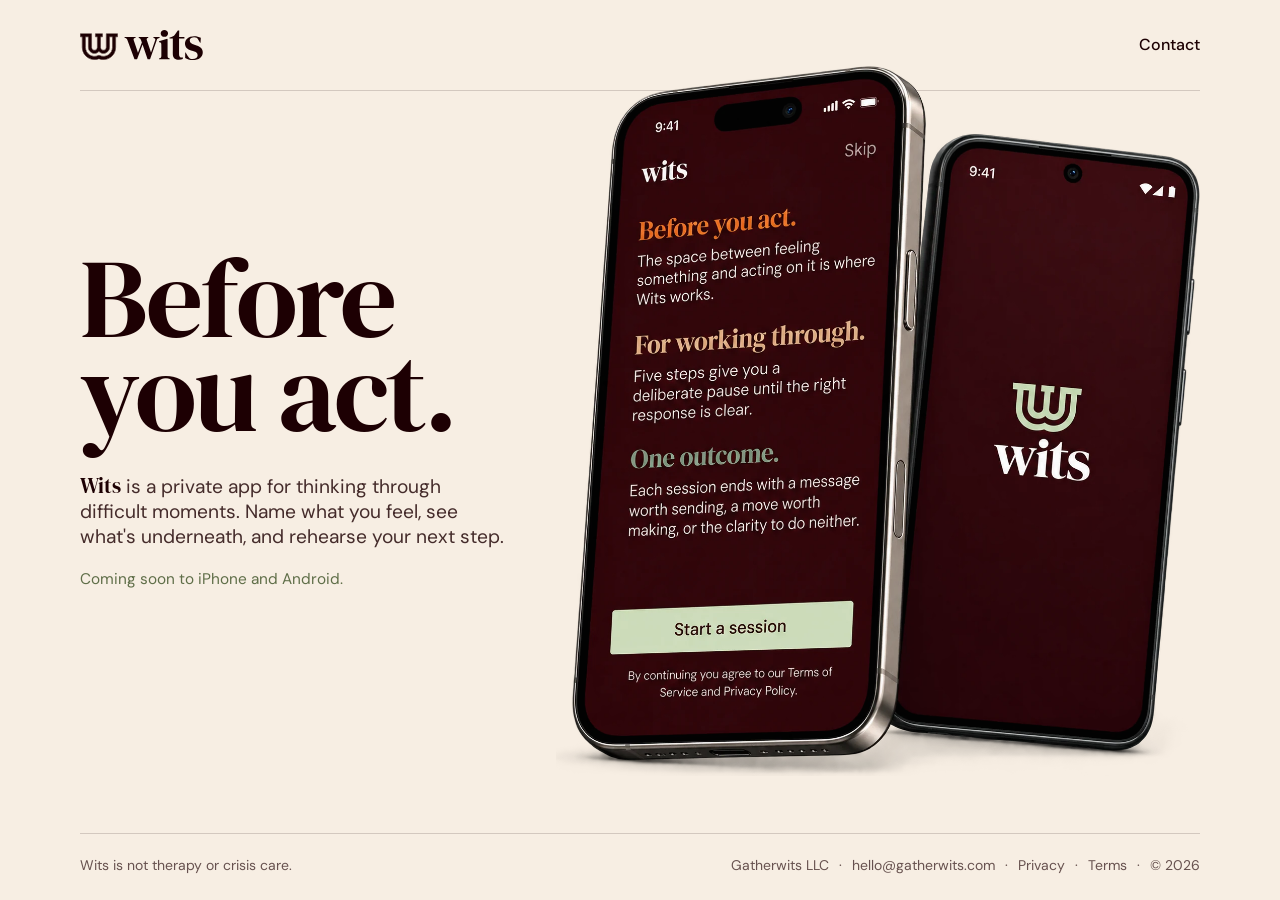
<file: index.html>
<!doctype html>
<html lang="en">
<head>
  <meta charset="utf-8">
  <meta name="viewport" content="width=device-width, initial-scale=1, viewport-fit=cover">
  <title>Wits by Gatherwits</title>
  <meta name="description" content="Wits is a private app for thinking through difficult moments. Coming soon to iPhone and Android. From Gatherwits LLC.">
  <meta name="theme-color" content="#F7EEE3">
  <link rel="canonical" href="https://gatherwits.com/">
  <meta property="og:type" content="website">
  <meta property="og:site_name" content="Gatherwits">
  <meta property="og:title" content="Wits by Gatherwits">
  <meta property="og:description" content="A private app for thinking through difficult moments. Coming soon to iPhone and Android.">
  <meta property="og:url" content="https://gatherwits.com/">
  <meta property="og:image" content="https://gatherwits.com/assets/og.png">
  <meta property="og:image:width" content="1200">
  <meta property="og:image:height" content="630">
  <meta property="og:image:alt" content="Wits. Before you act. Coming soon to iPhone and Android.">
  <meta name="twitter:card" content="summary_large_image">
  <link rel="icon" href="assets/favicon.png">
  <link rel="preconnect" href="https://fonts.googleapis.com">
  <link rel="preconnect" href="https://fonts.gstatic.com" crossorigin>
  <link href="https://fonts.googleapis.com/css2?family=DM+Sans:wght@400;500&family=DM+Serif+Display&display=swap" rel="stylesheet">
  <link rel="stylesheet" href="styles.css">
</head>
<body>
  <header class="site-header">
    <a class="logo" href="index.html" aria-label="Wits, home"><img src="assets/wits-lockup-horizontal-burgundy.svg" alt="Wits" width="351" height="86"></a>
    <a class="nav-link" href="mailto:hello@gatherwits.com?subject=Hello%20from%20gatherwits.com">Contact</a>
  </header>

  <main class="hero">
    <div class="copy">
      <h1 class="headline">Before<br> you act.</h1>
      <p class="intro"><span class="brand">Wits</span> is a private app for thinking through difficult moments. Name what you feel, see what's underneath, and rehearse your next step.</p>
      <p class="status">Coming soon to iPhone and Android.</p>
    </div>
    <figure class="phones">
      <img src="assets/phones.webp" width="1280" height="1412" alt="Two phones showing the Wits app: the first screen, titled Before you act, and the Wits splash screen." fetchpriority="high">
    </figure>
  </main>

  <footer class="site-footer">
    <p>Wits is not therapy or crisis care.</p>
    <nav aria-label="Company">
      <span>Gatherwits LLC</span>
      <a href="mailto:hello@gatherwits.com">hello@gatherwits.com</a>
      <a href="privacy/index.html">Privacy</a>
      <a href="terms/index.html">Terms</a>
      <span>© 2026</span>
    </nav>
  </footer>
</body>
</html>
</file>
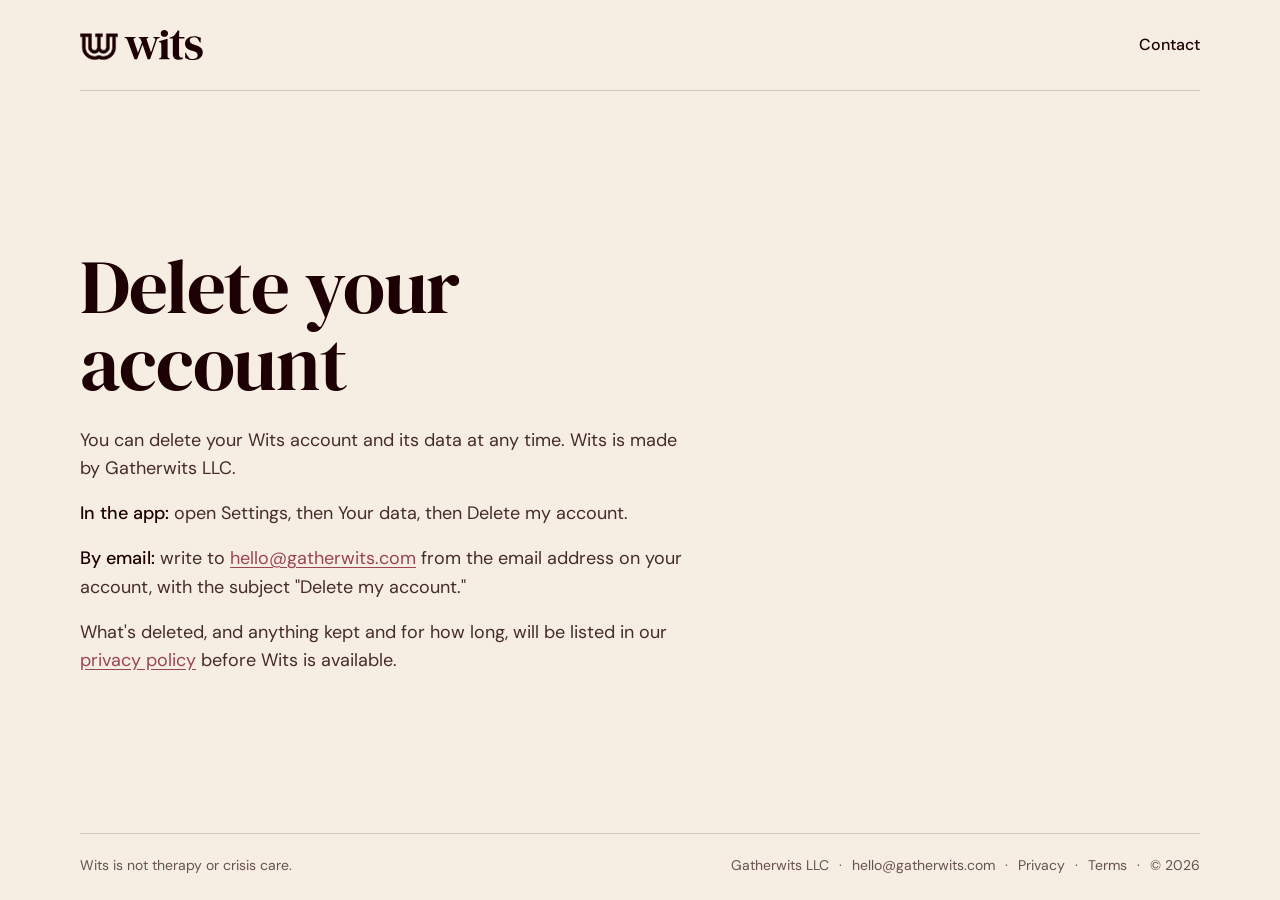
<file: delete-account/index.html>
<!doctype html>
<html lang="en">
<head>
  <meta charset="utf-8">
  <meta name="viewport" content="width=device-width, initial-scale=1, viewport-fit=cover">
  <title>Delete your account · Gatherwits</title>
  <meta name="description" content="How to delete your Wits account and its data. Wits is made by Gatherwits LLC.">
  <meta name="theme-color" content="#F7EEE3">
  <link rel="canonical" href="https://gatherwits.com/delete-account/">
  <meta property="og:type" content="website">
  <meta property="og:site_name" content="Gatherwits">
  <meta property="og:title" content="Wits by Gatherwits">
  <meta property="og:description" content="A private app for thinking through difficult moments. Coming soon to iPhone and Android.">
  <meta property="og:url" content="https://gatherwits.com/">
  <link rel="icon" href="../assets/favicon.png">
  <link rel="preconnect" href="https://fonts.googleapis.com">
  <link rel="preconnect" href="https://fonts.gstatic.com" crossorigin>
  <link href="https://fonts.googleapis.com/css2?family=DM+Sans:wght@400;500&family=DM+Serif+Display&display=swap" rel="stylesheet">
  <link rel="stylesheet" href="../styles.css">
</head>
<body>
  <header class="site-header">
    <a class="logo" href="../index.html" aria-label="Wits, home"><img src="../assets/wits-lockup-horizontal-burgundy.svg" alt="Wits" width="351" height="86"></a>
    <a class="nav-link" href="mailto:hello@gatherwits.com?subject=Hello%20from%20gatherwits.com">Contact</a>
  </header>

  <main class="page">
    <h1>Delete your account</h1>
    <p>You can delete your Wits account and its data at any time. Wits is made by Gatherwits LLC.</p>
    <p><strong>In the app:</strong> open Settings, then Your data, then Delete my account.</p>
    <p><strong>By email:</strong> write to <a href="mailto:hello@gatherwits.com?subject=Delete%20my%20account">hello@gatherwits.com</a> from the email address on your account, with the subject "Delete my account."</p>
    <p>What's deleted, and anything kept and for how long, will be listed in our <a href="../privacy/index.html">privacy policy</a> before Wits is available.</p>
  </main>

  <footer class="site-footer">
    <p>Wits is not therapy or crisis care.</p>
    <nav aria-label="Company">
      <span>Gatherwits LLC</span>
      <a href="mailto:hello@gatherwits.com">hello@gatherwits.com</a>
      <a href="../privacy/index.html">Privacy</a>
      <a href="../terms/index.html">Terms</a>
      <span>© 2026</span>
    </nav>
  </footer>
</body>
</html>
</file>
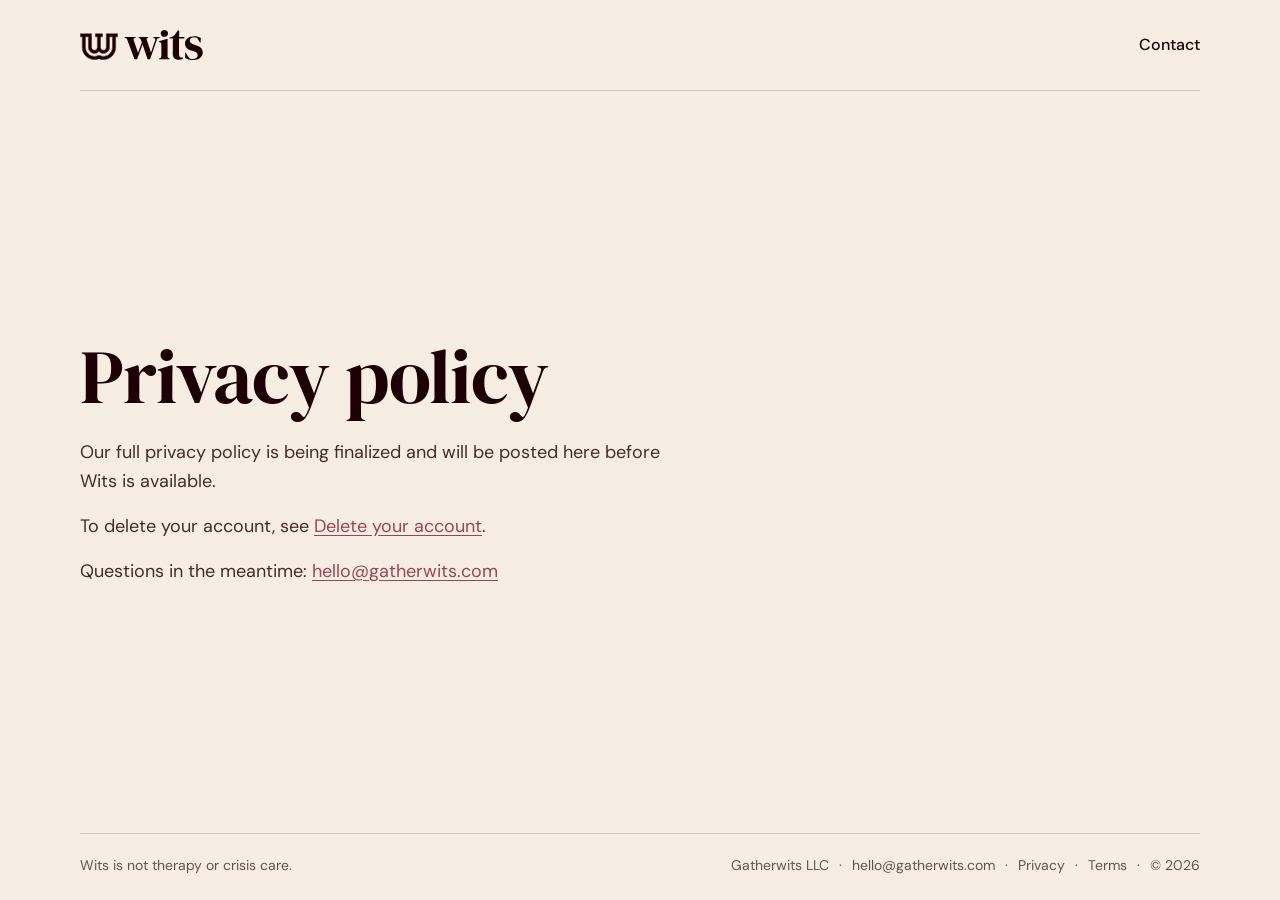
<file: privacy/index.html>
<!doctype html>
<html lang="en">
<head>
  <meta charset="utf-8">
  <meta name="viewport" content="width=device-width, initial-scale=1, viewport-fit=cover">
  <title>Privacy policy · Gatherwits</title>
  <meta name="description" content="Privacy policy for Wits, from Gatherwits LLC.">
  <meta name="theme-color" content="#F7EEE3">
  <link rel="canonical" href="https://gatherwits.com/privacy/">
  <meta property="og:type" content="website">
  <meta property="og:site_name" content="Gatherwits">
  <meta property="og:title" content="Wits by Gatherwits">
  <meta property="og:description" content="A private app for thinking through difficult moments. Coming soon to iPhone and Android.">
  <meta property="og:url" content="https://gatherwits.com/">
  <link rel="icon" href="../assets/favicon.png">
  <link rel="preconnect" href="https://fonts.googleapis.com">
  <link rel="preconnect" href="https://fonts.gstatic.com" crossorigin>
  <link href="https://fonts.googleapis.com/css2?family=DM+Sans:wght@400;500&family=DM+Serif+Display&display=swap" rel="stylesheet">
  <link rel="stylesheet" href="../styles.css">
</head>
<body>
  <header class="site-header">
    <a class="logo" href="../index.html" aria-label="Wits, home"><img src="../assets/wits-lockup-horizontal-burgundy.svg" alt="Wits" width="351" height="86"></a>
    <a class="nav-link" href="mailto:hello@gatherwits.com?subject=Hello%20from%20gatherwits.com">Contact</a>
  </header>

  <main class="page">
    <h1>Privacy policy</h1>
    <p>Our full privacy policy is being finalized and will be posted here before Wits is available.</p>
    <p>To delete your account, see <a href="../delete-account/index.html">Delete your account</a>.</p>
    <p>Questions in the meantime: <a href="mailto:hello@gatherwits.com">hello@gatherwits.com</a></p>
  </main>

  <footer class="site-footer">
    <p>Wits is not therapy or crisis care.</p>
    <nav aria-label="Company">
      <span>Gatherwits LLC</span>
      <a href="mailto:hello@gatherwits.com">hello@gatherwits.com</a>
      <a href="../privacy/index.html">Privacy</a>
      <a href="../terms/index.html">Terms</a>
      <span>© 2026</span>
    </nav>
  </footer>
</body>
</html>
</file>
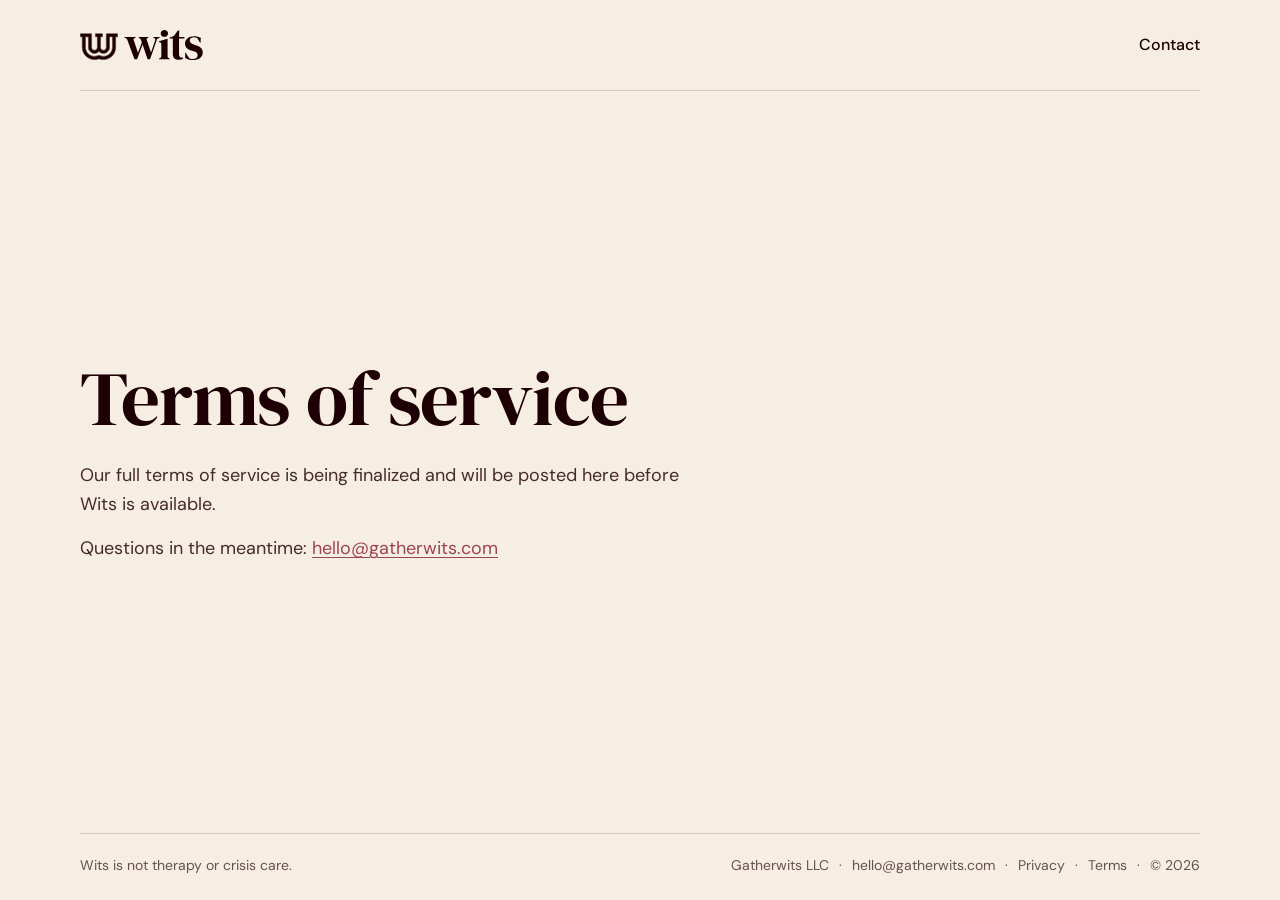
<file: terms/index.html>
<!doctype html>
<html lang="en">
<head>
  <meta charset="utf-8">
  <meta name="viewport" content="width=device-width, initial-scale=1, viewport-fit=cover">
  <title>Terms of service · Gatherwits</title>
  <meta name="description" content="Terms of service for Wits, from Gatherwits LLC.">
  <meta name="theme-color" content="#F7EEE3">
  <link rel="canonical" href="https://gatherwits.com/terms/">
  <meta property="og:type" content="website">
  <meta property="og:site_name" content="Gatherwits">
  <meta property="og:title" content="Wits by Gatherwits">
  <meta property="og:description" content="A private app for thinking through difficult moments. Coming soon to iPhone and Android.">
  <meta property="og:url" content="https://gatherwits.com/">
  <link rel="icon" href="../assets/favicon.png">
  <link rel="preconnect" href="https://fonts.googleapis.com">
  <link rel="preconnect" href="https://fonts.gstatic.com" crossorigin>
  <link href="https://fonts.googleapis.com/css2?family=DM+Sans:wght@400;500&family=DM+Serif+Display&display=swap" rel="stylesheet">
  <link rel="stylesheet" href="../styles.css">
</head>
<body>
  <header class="site-header">
    <a class="logo" href="../index.html" aria-label="Wits, home"><img src="../assets/wits-lockup-horizontal-burgundy.svg" alt="Wits" width="351" height="86"></a>
    <a class="nav-link" href="mailto:hello@gatherwits.com?subject=Hello%20from%20gatherwits.com">Contact</a>
  </header>

  <main class="page">
    <h1>Terms of service</h1>
    <p>Our full terms of service is being finalized and will be posted here before Wits is available.</p>
    <p>Questions in the meantime: <a href="mailto:hello@gatherwits.com">hello@gatherwits.com</a></p>
  </main>

  <footer class="site-footer">
    <p>Wits is not therapy or crisis care.</p>
    <nav aria-label="Company">
      <span>Gatherwits LLC</span>
      <a href="mailto:hello@gatherwits.com">hello@gatherwits.com</a>
      <a href="../privacy/index.html">Privacy</a>
      <a href="../terms/index.html">Terms</a>
      <span>© 2026</span>
    </nav>
  </footer>
</body>
</html>
</file>
<file: styles.css>
/* Gatherwits — studio site (diffui build 2b736985, option B).
   Cream page, plum type, photoreal phones on the right.
   Hairlines under the header and above the footer bookend the page. */
:root {
  --paper: #F7EEE3;
  --plum: #1D0003;
  --plum-80: rgba(29, 0, 3, 0.82);
  --plum-65: rgba(29, 0, 3, 0.66);
  --rule: rgba(29, 0, 3, 0.16);
  --wine: #9B4453;          /* deeper rose: the light app rose fails on cream */
  --sage: #5F6E48;          /* sage dark enough to read on cream (≥4.5:1) */
  --cream: #FDF5EC;

  --s-2: 8px; --s-3: 12px; --s-4: 16px; --s-5: 20px; --s-6: 24px;
  --s-8: 32px; --s-10: 40px; --s-12: 48px; --s-16: 64px;

  --gutter: clamp(24px, 6vw, 96px);
  --headline: clamp(56px, 8.8vw, 140px);
  --serif: 'DM Serif Display', Georgia, 'Times New Roman', serif;
  --sans: 'DM Sans', system-ui, -apple-system, 'Segoe UI', sans-serif;
}

* { box-sizing: border-box; margin: 0; padding: 0; }

html { background: var(--paper); -webkit-text-size-adjust: 100%; }

body {
  min-height: 100vh;
  min-height: 100svh;
  display: flex;
  flex-direction: column;
  padding: 0 max(var(--gutter), calc((100vw - 1120px) / 2));
  background: var(--paper);
  color: var(--plum);
  font-family: var(--sans);
  font-size: 17px;
  line-height: 1.6;
  -webkit-font-smoothing: antialiased;
  text-rendering: optimizeLegibility;
  overflow-x: clip;                    /* the phones' bleed never adds a sideways scroll */
}

::selection { background: var(--plum); color: var(--cream); }

a { color: inherit; text-decoration: none; }
a:focus-visible { outline: 2px solid var(--wine); outline-offset: 4px; border-radius: 3px; }

/* ── Header: logo and Contact sit on one hairline ───────── */
.site-header {
  display: flex;
  align-items: center;
  justify-content: space-between;
  padding: var(--s-6) 0;
  border-bottom: 1px solid var(--rule);
  position: relative;
  z-index: 0;
}
.logo img { display: block; height: 30px; width: auto; }
.nav-link {
  font-size: 16px;
  font-weight: 500;
  padding: var(--s-2) 0;
  transition: color 160ms ease-out;
}
.nav-link:hover { color: var(--wine); }

/* ── Hero ───────────────────────────────────────────────── */
.hero {
  flex: 1;
  display: grid;
  /* Copy column sizes to the copy; the phones take the rest and start
     right after it, so the two read as one composition (2026-11-22). */
  grid-template-columns: minmax(0, 27rem) minmax(0, 1fr);
  column-gap: clamp(24px, 3vw, 56px);
  align-items: center;
  padding-block: clamp(28px, 4vh, 64px);
}
.copy {
  max-width: 27rem;
  /* 4. Same lift as the phones, so both centres share one line. */
  margin-top: clamp(-120px, -9vh, -48px);
}
.headline {
  font-family: var(--serif);
  font-weight: 400;
  font-size: var(--headline);
  line-height: 0.84;                   /* "Before" has no descenders, "you act." few ascenders: set tight */
  letter-spacing: -0.025em;
  white-space: nowrap;                 /* break set by hand: Before / you act. */
}
.intro {
  margin-top: clamp(24px, 2.6vw, 40px);
  max-width: 27rem;
  font-size: clamp(18px, 1.5vw, 22px);
  line-height: 1.3;
  color: var(--plum-80);
  text-wrap: balance;               /* even rag: no stub last line */
}
.brand {
  font-family: var(--serif);         /* the wordmark's voice inside the sentence */
  font-size: 1.08em;
  letter-spacing: -0.005em;
  color: var(--plum);                /* darkest ink: strongest word in the sentence */
}
.status {
  margin-top: clamp(14px, 1.3vw, 20px);
  font-size: clamp(15px, 1.2vw, 18px);
  color: var(--sage);
}

.phones {
  justify-self: stretch;
  position: relative;
  z-index: 1;                          /* above the header hairline */
  margin-top: calc(clamp(-120px, -9vh, -48px));
}
.phones img {
  display: block;
  width: auto;
  height: auto;
  max-width: min(100%, 700px);
  max-height: max(400px, calc(100svh - 190px));   /* header, hero, footer fit one screen */
  margin-left: auto;                  /* right edge meets Contact and the footer */
}

/* ── Footer ─────────────────────────────────────────────── */
.site-footer {
  display: flex;
  flex-wrap: wrap;
  justify-content: space-between;
  gap: var(--s-2) var(--s-8);
  padding: var(--s-5) 0 var(--s-6);
  border-top: 1px solid var(--rule);
  font-size: 14px;
  color: var(--plum-65);
}
.site-footer nav { display: flex; flex-wrap: wrap; gap: var(--s-2) 0; }
.site-footer nav > * + *::before { content: "·"; padding: 0 10px; color: var(--plum-65); }
.site-footer a { transition: color 160ms ease-out; }
.site-footer a:hover { color: var(--plum); text-decoration: underline; text-underline-offset: 3px; }

/* ── Legal placeholder pages ────────────────────────────── */
.page {
  flex: 1;
  display: flex;
  flex-direction: column;
  justify-content: center;
  max-width: 38rem;
  padding-block: var(--s-16);
}
.page h1 {
  font-family: var(--serif);
  font-weight: 400;
  font-size: clamp(44px, 6vw, 80px);
  line-height: 1;
  letter-spacing: -0.015em;
  margin-bottom: var(--s-6);
}
.page p { color: var(--plum-80); font-size: 18px; max-width: 62ch; }
.page p + p { margin-top: var(--s-4); }
.page a { color: var(--wine); text-decoration: underline; text-underline-offset: 3px; }

/* ── Narrow screens: copy first, phones below ───────────── */
@media (max-width: 860px) {
  .hero {
    grid-template-columns: 1fr;
    row-gap: var(--s-10);
    padding-block: var(--s-12) var(--s-8);
  }
  .headline { font-size: clamp(60px, 18vw, 120px); }
  .copy { margin-top: 0; }
  .phones { justify-self: center; width: 100%; margin-top: 0; }
  .phones img { max-width: min(100%, 520px); max-height: none; margin: 0 auto; }
  .site-footer { flex-direction: column; }
}
@media (max-width: 420px) {
  .logo img { height: 26px; }
}

/* One authored moment: the phones rise into place. */
@media (prefers-reduced-motion: no-preference) {
  .copy { animation: fade 700ms cubic-bezier(.16, 1, .3, 1) both; }
  .phones { animation: rise 1000ms 120ms cubic-bezier(.16, 1, .3, 1) both; }
  @keyframes fade { from { opacity: 0; } to { opacity: 1; } }
  @keyframes rise { from { opacity: 0; transform: translateY(24px); } to { opacity: 1; transform: none; } }
}

.page strong { font-weight: 500; color: var(--plum); }
</file>
